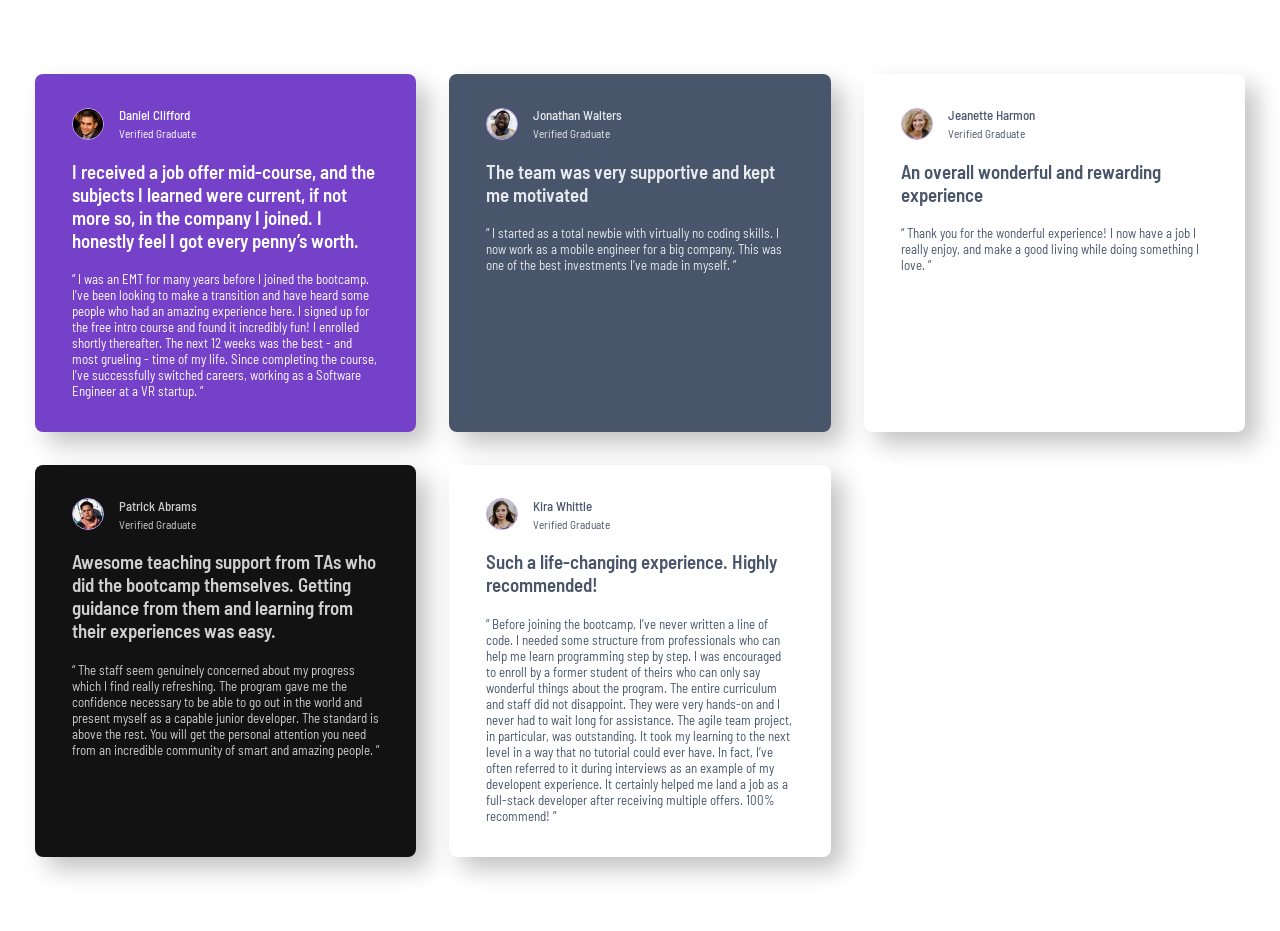
<file: index.html>
<!DOCTYPE html>
<html lang="en">
<head>
  <meta charset="UTF-8">
  <meta name="viewport" content="width=device-width, initial-scale=1.0"> <!-- displays site properly based on user's device -->

  <link rel="preconnect" href="https://fonts.googleapis.com">
  <link rel="preconnect" href="https://fonts.gstatic.com" crossorigin>
  <link href="https://fonts.googleapis.com/css2?family=Barlow+Semi+Condensed:ital,wght@0,100;0,200;0,300;0,400;0,500;0,600;0,700;0,800;0,900;1,100;1,200;1,300;1,400;1,500;1,600;1,700;1,800;1,900&display=swap" rel="stylesheet">
  <link rel="icon" type="image/png" sizes="32x32" href="./images/favicon-32x32.png">
  <link rel="stylesheet" href="styles.css">
  
  <title>Frontend Mentor | Testimonial Grid Section</title>

</head>
  <body>
    <main>
      <div class="grid-container">
    
        <div class="container grid-container-1">
          <!-- this is purely decorative so no alt attribute for it but is recommended to have
           an empty alt attribute   -->
          <img class="quotation" alt="" src="./images/bg-pattern-quotation.svg">
          <div class="icon-title">
            <img class="image img-border" src="./images/image-daniel.jpg" alt="image of reviewer"/>
            <div class="info-box">
              <p class="name">Daniel Clifford</p>
              <p class="status">Verified Graduate</p>
            </div>
          </div>
    
            <p class="review-title">
              I received a job offer mid-course, and the subjects I learned were current, if not more so, 
              in the company I joined. I honestly feel I got every penny’s worth.
            </p>
    
            <p class="review-body">
              “ I was an EMT for many years before I joined the bootcamp. I’ve been looking to make a 
              transition and have heard some people who had an amazing experience here. I signed up 
              for the free intro course and found it incredibly fun! I enrolled shortly thereafter. 
              The next 12 weeks was the best - and most grueling - time of my life. Since completing 
              the course, I’ve successfully switched careers, working as a Software Engineer at a VR startup. ”        
            </p>
    
        </div>
        <div class="container grid-container-2">  
          <div class="icon-title">
            <img class="image img-border" src="./images/image-jonathan.jpg" alt="image of reviewer"/>
            <div class="info-box">
              <p class="name">Jonathan Walters</p>
              <p class="status">Verified Graduate</p>
            </div>
          </div>
    
            <p class="review-title">
              The team was very supportive and kept me motivated
            </p>
            
            <p class="review-body">
              “ I started as a total newbie with virtually no coding skills. I now work as a mobile engineer 
              for a big company. This was one of the best investments I’ve made in myself. ”        
            </p>
            
        </div>
        <div class="container grid-container-3">
          <div class="icon-title">
            <img class="image img-border" src="./images/image-jeanette.jpg" alt="image of reviewer"/>
            <div class="info-box">
              <p class="name">Jeanette Harmon</p>
              <p class="status">Verified Graduate</p>
            </div>
          </div>
    
            <p class="review-title">
              An overall wonderful and rewarding experience
            </p>
            
            <p class="review-body">
              “ Thank you for the wonderful experience! I now have a job I really enjoy, and make a good living 
              while doing something I love. ”    
            </p>
      
        </div>
        <div class="container grid-container-4">
          <div class="icon-title">
            <img class=" image img-border" src="./images/image-patrick.jpg" alt="image of reviewer"/>
            <div class="info-box">
              <p class="name">Patrick Abrams</p>
              <p class="status">Verified Graduate</p>
            </div>
          </div>
    
            <p class="review-title">
              Awesome teaching support from TAs who did the bootcamp themselves. Getting guidance from them and 
              learning from their experiences was easy.
            </p>
            
            <p class="review-body">
              “ The staff seem genuinely concerned about my progress which I find really refreshing. The program 
              gave me the confidence necessary to be able to go out in the world and present myself as a capable 
              junior developer. The standard is above the rest. You will get the personal attention you need from 
              an incredible community of smart and amazing people. ”
            </p>
    
        </div>
        <div class="container grid-container-5">
    
    
    
    
          <div class="icon-title">
            <img class="image img-border" src="./images/image-kira.jpg" alt="image of reviewer"/>
            <div class="info-box">
              <p class="name">Kira Whittle</p>
              <p class="status">Verified Graduate</p>
            </div>
          </div>
    
            <p class="review-title">
              Such a life-changing experience. Highly recommended!
            </p>
            
            <p class="review-body">
              “ Before joining the bootcamp, I’ve never written a line of code. I needed some structure from 
              professionals who can help me learn programming step by step. I was encouraged to enroll by a former 
              student of theirs who can only say wonderful things about the program. The entire curriculum and staff 
              did not disappoint. They were very hands-on and I never had to wait long for assistance. The agile team 
              project, in particular, was outstanding. It took my learning to the next level in a way that no tutorial 
              could ever have. In fact, I’ve often referred to it during interviews as an example of my developent 
              experience. It certainly helped me land a job as a full-stack developer after receiving multiple offers. 
              100% recommend! ”
            </p>
        </div>
      </div>
    </main>
  </body>
</html>
</file>
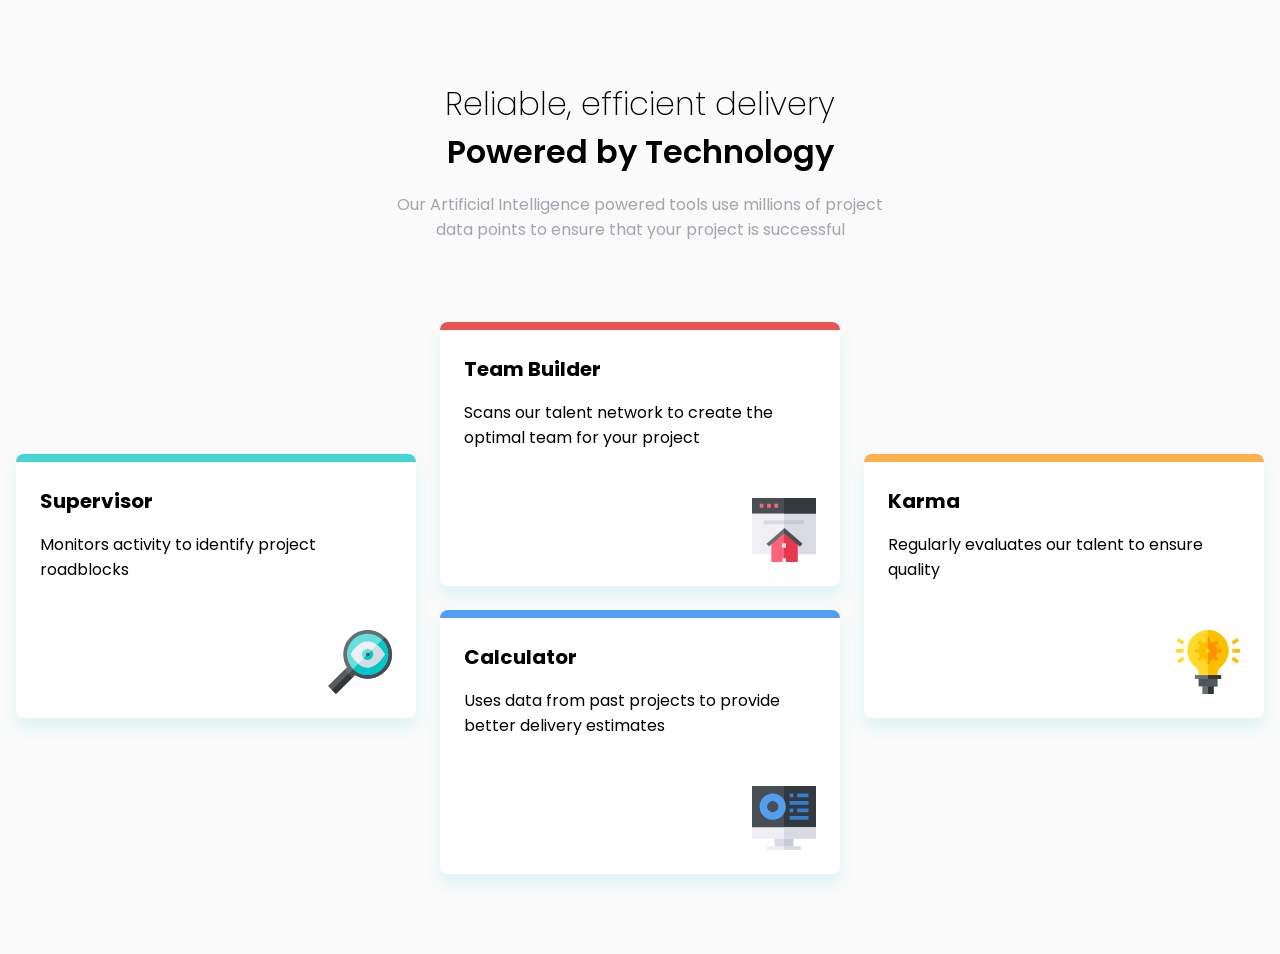
<file: four-card-feature-section/index.html>
<!DOCTYPE html>
<html lang="en">

<head>
  <meta charset="UTF-8">
  <meta name="viewport" content="width=device-width, initial-scale=1.0">
  <!-- displays site properly based on user's device -->

  <link rel="icon" type="image/png" sizes="32x32" href="./images/favicon-32x32.png">
  <link rel="stylesheet" href="styles.css">
  <link rel="preconnect" href="https://fonts.googleapis.com">
  <link rel="preconnect" href="https://fonts.gstatic.com" crossorigin>
  <link
    href="https://fonts.googleapis.com/css2?family=Poppins:ital,wght@0,100;0,200;0,300;0,400;0,500;0,600;0,700;0,800;0,900;1,100;1,200;1,300;1,400;1,500;1,600;1,700;1,800;1,900&display=swap"
    rel="stylesheet">

  <title>Frontend Mentor | Four card feature section</title>
</head>

<body>
  <main>
    <div class="desc">
      <h1 class="light">Reliable, efficient delivery</h1>
      <h1 class="dark">Powered by Technology</h1>

      <p class="text">Our Artificial Intelligence powered tools use millions of project data points
        to ensure that your project is successful</p>
    </div>

    <div class="content">
      <div class="card">
        <h2 class="title">Supervisor</h2>
        <p class="para">Monitors activity to identify project roadblocks</p>
        <img src="images/icon-supervisor.svg" />
      </div>

      <div class="card">
        <h2 class="title">Team Builder</h2>
        <p class="para">Scans our talent network to create the optimal team for your project</p>
        <img src="images/icon-team-builder.svg" />
      </div>

      <div class="card">
        <h2 class="title">Karma</h2>
        <p class="para">Regularly evaluates our talent to ensure quality</p>
        <img src="images/icon-karma.svg" />
      </div>

      <div class="card">
        <h2 class="title">Calculator</h2>
        <p class="para">Uses data from past projects to provide better delivery estimates</p>
        <img src="images/icon-calculator.svg" />
      </div>
    </div>

  </main>
</body>

</html>
</file>
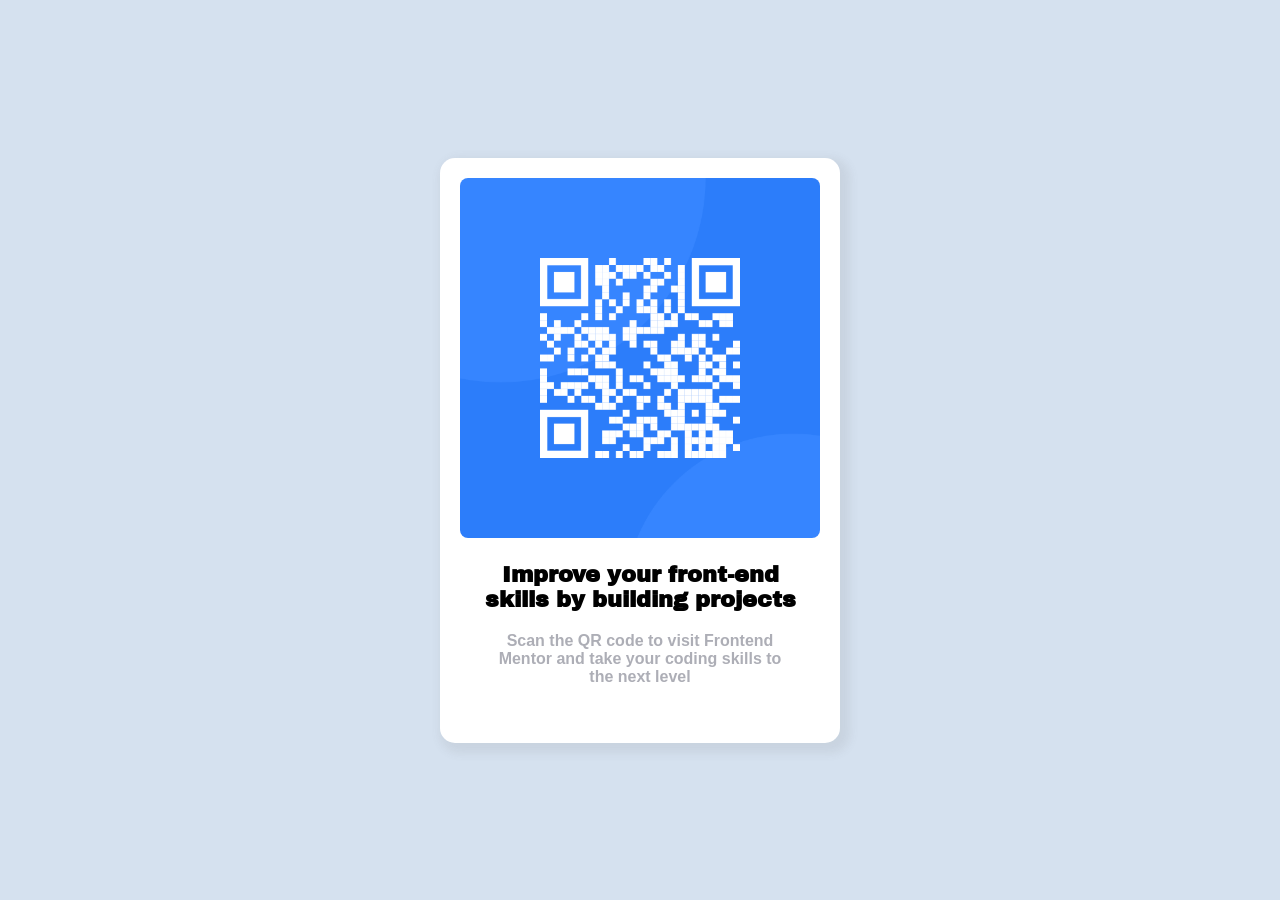
<file: qr-code-component/index.html>
<!DOCTYPE html>
<html lang="en">

<head>
  <meta charset="UTF-8">
  <meta name="viewport" content="width=device-width, initial-scale=1.0">
  <!-- displays site properly based on user's device -->

  <link rel="icon" type="image/png" sizes="32x32" href="./images/favicon-32x32.png">
  <link rel="stylesheet" href="./styles.css">
  <title>Frontend Mentor | QR code component</title>
  <link rel="preconnect" href="https://fonts.googleapis.com">
  <link rel="preconnect" href="https://fonts.gstatic.com" crossorigin>
  <link
    href="https://fonts.googleapis.com/css2?family=Archivo+Black&family=Bevan&family=Days+One&family=Lilita+One&display=swap"
    rel="stylesheet">

  <!-- Feel free to remove these styles or customise in your own stylesheet 👍 -->
  <!-- <style>
    .attribution {
      font-size: 11px;
      text-align: center;
    }

    .attribution a {
      color: hsl(228, 45%, 44%);
    }
  </style> -->
</head>

<body>
  <div class="container">
    <div class="box">
      <img src="./images/image-qr-code.png" class="qr">
      <h2>Improve your front-end skills by building projects</h2>
      <p>Scan the QR code to visit Frontend Mentor and take your coding skills to the next level</p>
    </div>
  </div>
  <!-- <div class="attribution">
  Challenge by <a href="https://www.frontendmentor.io?ref=challenge" target="_blank">Frontend Mentor</a>.
  Coded by <a href="#">Saeed Bin Mizan</a>.
  </div> -->
</body>

</html>
</file>
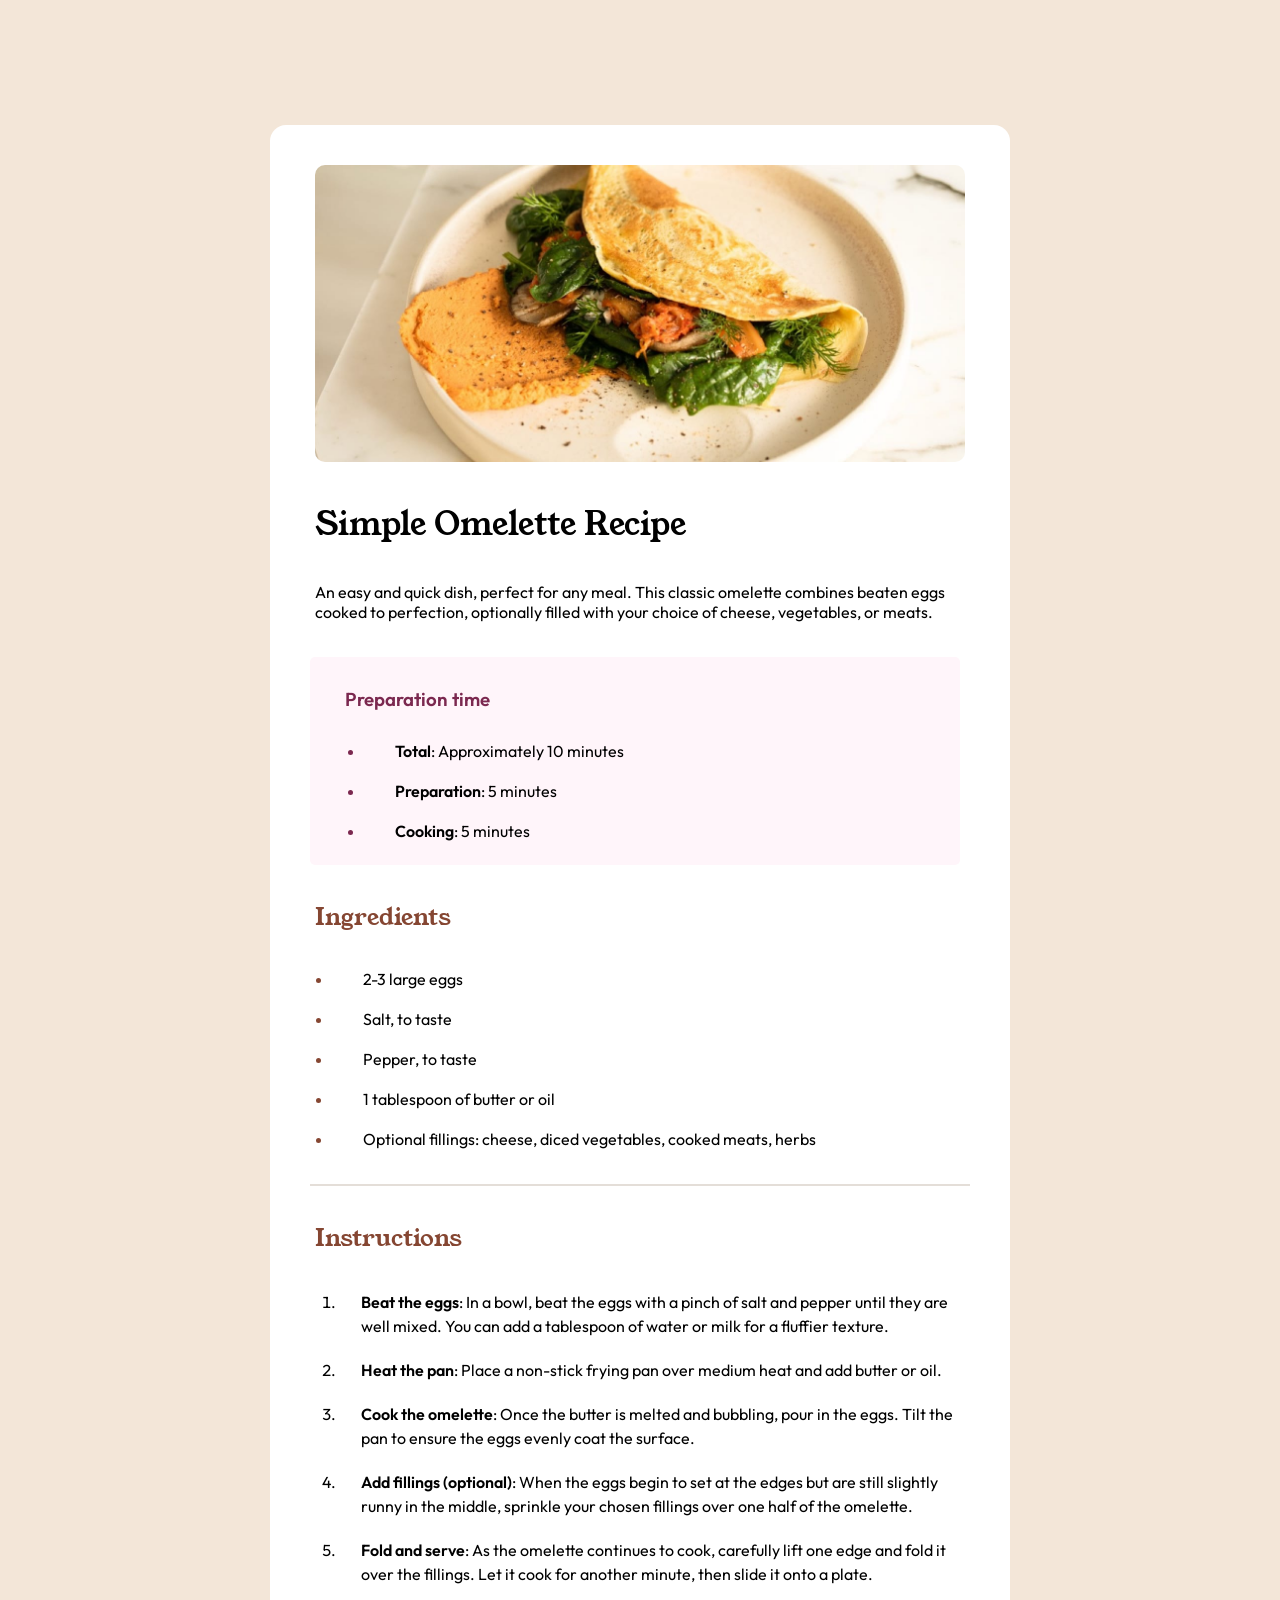
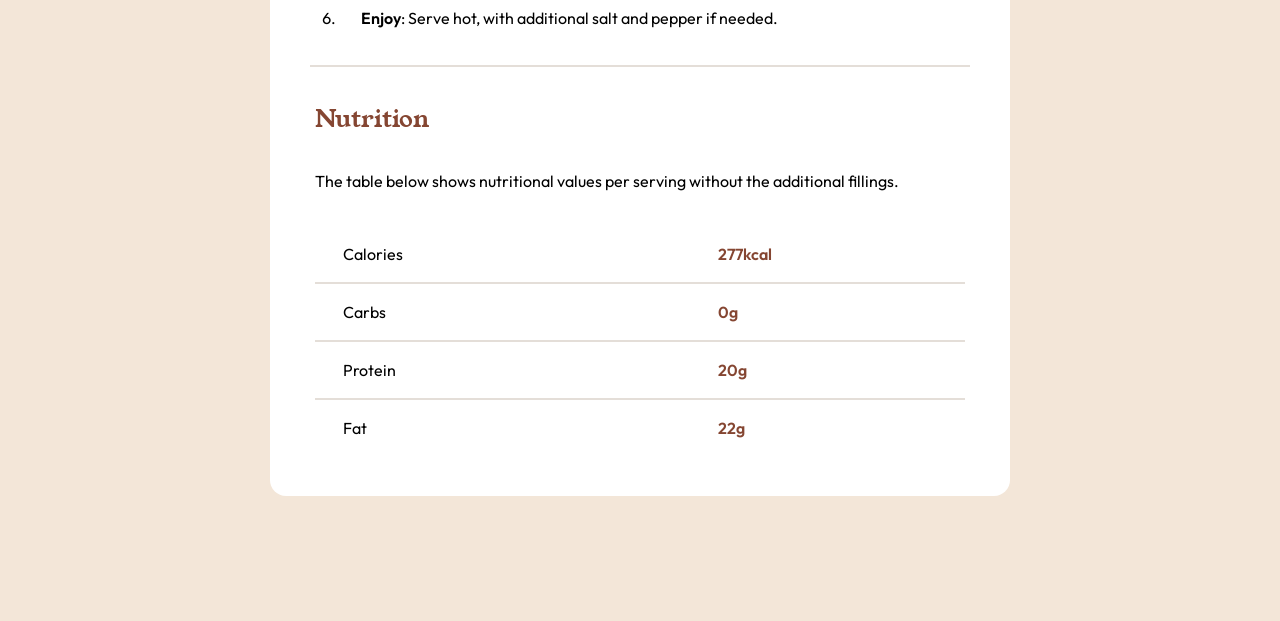
<file: recipe-page/index.html>
<!DOCTYPE html>
<html lang="en">

<head>
  <meta charset="UTF-8">
  <meta name="viewport" content="width=device-width, initial-scale=1.0">
  <!-- <meta name="viewport" content="width=device-width, initial-scale=1, minimum-scale=1" /> -->
  <!-- displays site properly based on user's device -->

  <link rel="icon" type="image/png" sizes="32x32" href="./assets/images/favicon-32x32.png">
  <link rel="stylesheet" href="styles.css" />
  <link rel="preconnect" href="https://fonts.googleapis.com">
  <link rel="preconnect" href="https://fonts.gstatic.com" crossorigin>
  <link href="https://fonts.googleapis.com/css2?family=Outfit:wght@100..900&family=Young+Serif&display=swap"
    rel="stylesheet">

  <title>Frontend Mentor | Recipe page</title>

</head>

<body>

    <div class="container">
      <div class="recipe_img">
        <img src="assets/images/image-omelette.jpeg" alt="omelette" />
      </div>
      <div class="recipe_intro">
        <h1>Simple Omelette Recipe</h1>

        <p>An easy and quick dish, perfect for any meal. This classic omelette combines beaten eggs cooked
          to perfection, optionally filled with your choice of cheese, vegetables, or meats.</p>
      </div>
      <div class="prep_time">
        <h3>Preparation time</h3>
        <ul>
          <li><span>Total</span>: Approximately 10 minutes</li>
          <li><span>Preparation</span>: 5 minutes</li>
          <li><span>Cooking</span>: 5 minutes</li>
        </ul>
      </div>
      <div class="ingredients">
        <h2>Ingredients</h2>
        <ul>
        <li>2-3 large eggs</li>
        <li>Salt, to taste</li>
        <li>Pepper, to taste</li>
        <li>1 tablespoon of butter or oil</li>
        <li>Optional fillings: cheese, diced vegetables, cooked meats, herbs</li>
      </ul>
      </div>
      <hr>
      <div class="instructions">
        <h2>Instructions</h2>
        <ol>
          <li><span>Beat the eggs</span>: In a bowl, beat the eggs with a pinch of salt and pepper until they are well mixed.
            You can add a tablespoon of water or milk for a fluffier texture.</li>
          <li><span>Heat the pan</span>: Place a non-stick frying pan over medium heat and add butter or oil.</li>
          <li><span>Cook the omelette</span>: Once the butter is melted and bubbling, pour in the eggs. Tilt the pan to ensure
            the eggs evenly coat the surface.</li>
          <li><span>Add fillings (optional)</span>: When the eggs begin to set at the edges but are still slightly runny in the
            middle, sprinkle your chosen fillings over one half of the omelette.</li>
          <li><span>Fold and serve</span>: As the omelette continues to cook, carefully lift one edge and fold it over the
            fillings. Let it cook for another minute, then slide it onto a plate.</li>
          <li><span>Enjoy</span>: Serve hot, with additional salt and pepper if needed.</li>
        </ol>
      </div>
      <hr>
      <div class="nutrition">
        <h2>Nutrition</h2>

        <p class="desc">The table below shows nutritional values per serving without the additional fillings.</p>

        <!-- every <tr> represents a row and <td> represents the column in that row -->
        <!-- creating a table to store nutrition data -->
        <table>
          <!-- table row -->
          <tr>
            <!-- data in that row -->
            <td class="name">Calories</td>
            <td class="value">277kcal</td>
          </tr>
          <tr>
            <td class="name">Carbs</td>
            <td class="value">0g</td>
          </tr>
          <tr>
            <td class="name">Protein</td>
            <td class="value">20g</td>
          </tr>
          <tr class="last-row">
            <td class="name">Fat</td>
            <td class="value">22g</td>
          </tr>
        </table>
      </div>
    </div>


</body>

</html>
</file>
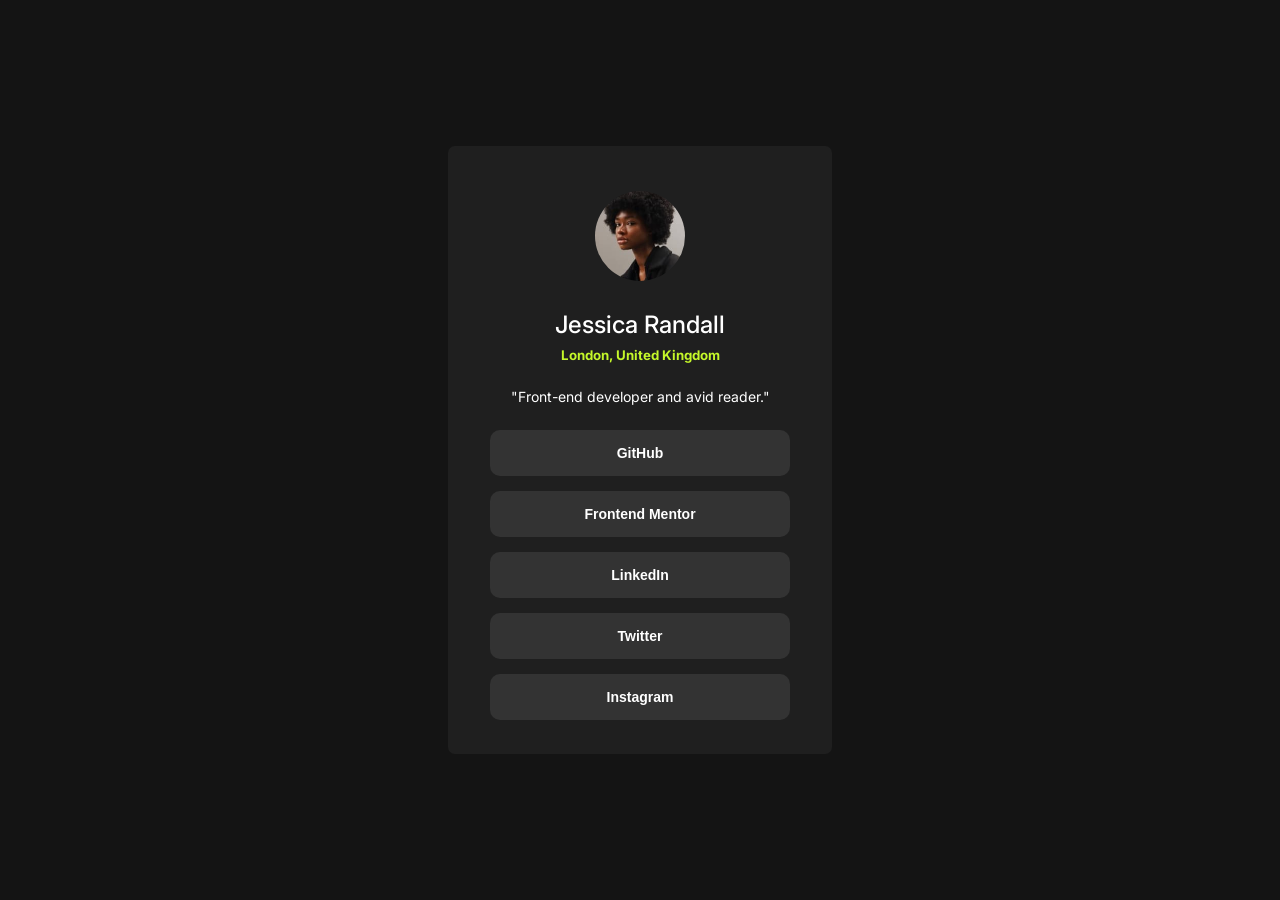
<file: social-links-profile/index.html>
<!DOCTYPE html>
<html lang="en">

<head>
  <meta charset="UTF-8">
  <meta name="viewport" content="width=device-width, initial-scale=1.0">
  <!-- displays site properly based on user's device -->

  <link rel="icon" type="image/png" sizes="32x32" href="./assets/images/favicon-32x32.png">
  <link rel="preconnect" href="https://fonts.googleapis.com">
  <link rel="preconnect" href="https://fonts.gstatic.com" crossorigin>
  <link href="https://fonts.googleapis.com/css2?family=Inter:wght@100..900&display=swap" rel="stylesheet">
  <link rel="stylesheet" href="styles.css" />

  <title>Frontend Mentor | Social links profile</title>

</head>

<body>
  <!-- <main> for SEO and accessibility -->
  <main> 
    <div class="container">
      <div class="profile">
        <img src="assets/images/avatar-jessica.jpeg" alt="avatar-jessica" />
      </div>
      <div class="content">
        <h2>Jessica Randall<h2>
        <h5>London, United Kingdom</h5>
          <p class="quote">"Front-end developer and avid reader."</p>

          <button>GitHub</button>
          <button>Frontend Mentor</button>
          <button>LinkedIn</button>
          <button>Twitter</button>
          <button>Instagram</button>

      </div>
    </div>
  </main>
</body>

</html>
</file>
<file: styles.css>
*, ::after, ::before {
  padding: 0;
  margin: 0;
  box-sizing: border-box;
}

html {
  font-size: 13px;
  font-family: "Barlow Semi Condensed", "Times New Roman", Times, serif;
}

body {
  min-height: 100vh;
  display: flex;
  flex-direction: column;
  justify-content: center;
  align-items: center;
  margin: 0;
  padding: 5.7rem 2.7rem;
  background-color: hsl(0, 0%, 100%);
}

.grid-container {
  display: grid;
  grid-template-columns: repeat(auto-fit, minmax(300px, 1fr));
  grid-gap: 2.54rem;
}
.grid-container .icon-title {
  display: flex;
  align-items: center;
  gap: 1.15rem;
  margin-bottom: 1.5rem;
}
.grid-container .icon-title .info-box {
  display: flex;
  flex-direction: column;
  gap: 0.3rem;
}
.grid-container .icon-title .info-box .name {
  font-weight: 500;
}
.grid-container .icon-title .info-box .status {
  font-size: 0.875rem;
}
.grid-container .review-title {
  font-weight: 600;
  margin-bottom: 1.5rem;
  font-size: 1.45rem;
}
.grid-container .container {
  padding: 2.54rem 2.85rem 2.54rem 2.85rem;
  border-radius: 8px;
  box-shadow: 12px 12px 24px rgba(0, 0, 0, 0.24);
}
.grid-container .grid-container-1 {
  position: relative;
  color: white;
  background-color: hsl(263, 55%, 52%);
  z-index: 1;
}
.grid-container .grid-container-1 .quotation {
  display: none;
  position: absolute;
  z-index: -99999;
  width: 20.4%;
  top: 0;
  right: 14%;
}
.grid-container .grid-container-2 {
  background-color: hsl(217, 19%, 35%);
  color: hsl(214, 17%, 92%);
}
.grid-container .grid-container-3 {
  background-color: white;
  color: hsl(217, 19%, 35%);
}
.grid-container .grid-container-4 {
  background-color: hsl(0, 0%, 7%);
  color: hsl(0, 0%, 81%);
}
.grid-container .grid-container-5 {
  background-color: white;
  color: hsl(217, 19%, 35%);
}

.image {
  width: 32px;
  border-radius: 50%;
}

.img-border {
  border: 1px solid hsl(264, 82%, 80%);
}

@media screen and (min-width: 1370px) {
  /* CSS rules to be applied when the condition is TRUE */
  .grid-container {
    grid-template-columns: repeat(4, 255px);
  }
  .grid-container .grid-container-1 {
    grid-area: 1/1/2/3;
  }
  .grid-container .grid-container-1 .quotation {
    display: revert;
  }
  .grid-container .grid-container-3 {
    grid-area: 2/1/3/2;
  }
  .grid-container .grid-container-5 {
    grid-area: 1/4/3/5;
  }
  .grid-container .grid-container-4 {
    grid-area: 2/2/3/4;
  }
}

/*# sourceMappingURL=styles.css.map */
</file>
<file: four-card-feature-section/styles.css>
* {
  font-family: Poppins;
  padding: 0;
  margin: 0;
  box-sizing: border-box;
}

body {
  padding: 0rem 1rem;
  background-color: hsl(0, 0%, 98%);
}

.desc {
  text-align: center;
}
.desc .light {
  font-weight: 200;
  padding-top: 5rem;
}
.desc .dark {
  font-weight: 600;
}
.desc .text {
  color: hsl(229, 6%, 66%);
  padding-top: 1rem;
  margin-bottom: 5rem;
}

main .content {
  display: grid;
  grid-template-columns: repeat(1, 1fr);
  gap: 1.5rem;
}
main .content .card {
  background-color: white;
  box-shadow: 0px 10px 16px hsla(180, 62%, 55%, 0.15);
  padding: 1.5rem;
  border-radius: 0.5rem;
}
main .content .card:first-child {
  border-top: 0.5rem solid hsl(180, 62%, 55%);
}
main .content .card:nth-child(2) {
  border-top: 0.5rem solid hsl(0, 78%, 62%);
}
main .content .card:nth-child(3) {
  border-top: 0.5rem solid hsl(34, 97%, 64%);
}
main .content .card:last-child {
  border-top: 0.5rem solid hsl(212, 86%, 64%);
}
main .content .card h2 {
  font-size: 1.25rem;
  margin-bottom: 1rem;
}
main .content .card p {
  margin-bottom: 3rem;
}
main .content .card img {
  display: block;
  margin-left: auto;
}

@media (min-width: 768px) {
  main .text {
    max-width: 500px;
    margin: auto;
  }
  main .content {
    max-width: 1400px;
    display: flex;
    margin: auto;
    flex-wrap: wrap;
    align-items: center;
    justify-content: center;
  }
  main .content .card {
    width: 400px;
  }
  main .content .card:nth-child(odd) {
    transform: translateY(50%);
  }
  main .content:last-child {
    padding-bottom: 5rem;
  }
}

/*# sourceMappingURL=styles.css.map */
</file>
<file: qr-code-component/styles.css>
*{
    margin: 0;
    padding: 0;
}

body{
    background-color: #D5E1EF;
}

.container{
    height: 100vh;
    display: flex;
    flex-direction: column;
    align-items: center;
    justify-content: center; 
}

.box{
    background-color: white;
    text-align: center;
    width: 400px;
    height: 585px;
    border-radius: 15px;
    overflow: hidden;
    box-shadow: 5px 5px 10px 5px rgba(100, 100, 100, 0.1);
}

.qr{
    width: 90%;
    margin-top: 5%;
    border-radius: 8px;
}

.box h2{
    padding: 20px 30px;
    font-family: Archivo black; 
    font-size: 1.4rem;
}

.box p{
    padding: 0 55px; /*top right bottom left*/
    font-family: 'Segoe UI', Tahoma, Geneva, Verdana, sans-serif;
    font-weight: bold;
    color: #ADAEB6;
    font-size: 1rem;
}
</file>
<file: recipe-page/styles.css>
/* variables */
:root{
/* primary */
    --nutmeg: hsl(14, 45%, 36%);
    --dark-raspberry: hsl(332, 51%, 32%);
/* Neutral */
    --white: hsl(0, 0%, 100%);
    --rose-white: hsl(330, 100%, 98%);
    --eggshell: hsl(30, 54%, 90%);
    --light-grey: hsl(30, 18%, 87%);
    --wenge-brown: hsl(30, 10%, 34%);
    --dark-charcoal: hsl(24, 5%, 18%);
}

*{
    /* bullet point invisible due to 0 padding */
    padding: 0;
    margin: 0;
    box-sizing: border-box;
}

body{
    /* All this to target the class = "container" div inside the body */
    /* centres the class=container div element */
    /*width: 100%;*/
    display: flex;
    flex-direction: column;
    justify-content: center;
    align-items: center;
    background-color: var(--eggshell); 
    /* default font size is 16px */
}

.container{
    /* Width and margins eyeballed */
    width: 740px;
    background-color: var(--white);
    /* top, right, bottom, left */
    margin: 7.8rem 0;
    border-radius: 1rem;
    /* Targets the inner-area of the container */
    padding: 2.5rem;
}

/* Target all div elements except the one containing an image so that paddings can be introduced */
.container > div:not(:first-child){
    /* extra padding to put text within the image horizontally */
    padding: 0px 0.3125rem;
}

.container .recipe_img{
    /* targets the image inside of the class="container" div to centre the image */
    display: flex;
    flex-direction: column;
    justify-content: center; 
    align-items: center;
}

img{
    border-radius: 10px;
    margin-bottom: 2.5rem;
    width: 650px;
}


/* styling the font and text */

/* Young Serif - Weights: 400
    Outfit - Weights: 400, 600, 700  */

h1, h2{
    font-family: Young Serif, sans-serif, 'Times New Roman', Times, serif;
    font-weight: 400;
}

h2{
    color: var(--nutmeg);
}

p, ul, ol, h3{
    font-family: Outfit, 'Times New Roman', Times, serif, 'Segoe UI', Tahoma, Geneva, Verdana, sans-serif;
    font-weight: 400;
}

h3{
    font-weight: 600;
    color: var(--dark-raspberry);
}

/* introduction */
.recipe_intro{
    display: flex;
    flex-direction: column;
    /* 2.1875rem is 35px */
    gap: 2.1875rem;
    margin-bottom: 2.1875rem;
}

/* prepping time for recipe */
.prep_time{
    width: 650px;
    background-color: var(--rose-white);
    /* height: 180px; */
    border-radius: 5px;
    margin-bottom: 2.1875rem;
}

.prep_time span{
    font-weight: 600;
}

.prep_time h3{
    padding: 1.875rem;
}

.prep_time ul{
    /* top, right, bottom, left */
    padding-left: 3.125rem;
}

.prep_time li{
    /* space between each bullet-point */
    margin-bottom: 1.25rem;
    /* 30px to 1.875rem */
    padding-left: 1.875rem;
}

.prep_time li:last-child{
    padding-bottom: 1.5rem;
}

/* changes the colour of the bullet point */
.prep_time li::marker{
    color: var(--dark-raspberry);
}

/* ingredient list of recipe */
.ingredients{
    /* margin-bottom of the ingredient div element */
    margin-bottom: 2.1875rem;
    display: flex;
    flex-direction: column;
    gap: 2.1875rem;
}

.ingredients ul{
    padding-left: 1.125rem;
}

.ingredients li:not(:last-child){
    margin-bottom: 1.25rem;
}

.ingredients li::marker{
    color: var(--nutmeg);
}

/* spacing between start of text and its respective bullet point */
.ingredients li{
    padding-left: 1.875rem;
}

/* instruction set for the recipe */

.instructions{
    margin-bottom: 2.1875rem;
    display: flex;
    flex-direction: column;
    gap: 2.1875rem;
}

/* spacing between start of text and its respective number */
.instructions li{
    padding-left: 1.375rem;
    /* adjust the line spacing between lines of text */
    line-height: 1.5;
}

.instructions span{
    font-weight: 600;
}

.instructions li:not(:last-of-type){
    margin-bottom: 1.25rem;
}

/* to move the text and its respective number to the left */
.instructions ol{
    padding-left: 1.5rem;
}

/* Adding borders for Ingredients and Instructions */
hr{
    border: none;
    border-top: 2px solid var(--light-grey);
    /* 35px to 2.1875rem */
    margin-bottom: 2.1875rem;
}

/* Nutrition */

.nutrition{
   display: flex;
   flex-direction: column;
   gap: 2.1875rem;
}

table{
    font-family: Outfit, 'Times New Roman', Times, serif;
    /* below property lets me add bottom borders to table rows specifically */
    border-collapse: collapse;
    width: 100%;
}

/* targets all rows except the last */
tr:not(:last-of-type){
    border-bottom: 2px solid var(--light-grey);
}

table .name{
    padding-left: 1.75rem;
}

/* creates spacing between each table data */
td{
    padding: 18px 0;
}

/* targets the nutritional values */
table .value{
    font-weight: 600;
    color: var(--nutmeg);
}

/* adjusting for various screen sizes on mobile */
/* media query for screen sizes need to be in order? From largest to smallest */

@media only screen and (max-width: 750px){
    .container{
        width: 600px;
    }
    .prep_time{
        width: 500px;
    }
    img{
        border-radius: 10px;
        width: 500px;
    }
    *{
        /* bullet point invisible due to 0 padding */
        padding: 0;
        margin: 0;
        box-sizing: border-box;
    }
}

@media only screen and (max-width: 426px){
    .container{
        width: 425px;
        margin: 0;
        /* top, right, bottom, left */
        padding: 0 1rem 1rem 1rem;
        border-radius: 0;
    }
    body{
        background-color: var(--white);
        font-size: 0.9rem;
    }
    .prep_time{
        width: 375px;
    }
    img{
        border-radius: 0;
        width: 425px;
    }
    *{
        /* bullet point invisible due to 0 padding */
        padding: 0;
        margin: 0;
        box-sizing: border-box;
    }
}

/* 376 px to trigger it at 375px */
@media only screen and (max-width: 376px){
    .container{
        width: 375px;
        margin: 0;
        /* top, right, bottom, left */
        /* padding: 0; */
        padding: 0 1rem 1rem 1rem;
        border-radius: 0;
    }
    body{
        background-color: var(--white);
        font-size: 0.9rem;
    }
    .prep_time{
        /* targets the rose coloured box */
        width: 350px;
    }
    img{
        border-radius: 0;
        width: 375px;
    }
    *{
        /* bullet point invisible due to 0 padding */
        padding: 0;
        margin: 0;
        box-sizing: border-box;
    }
}

@media only screen and (max-width: 321px){
    .container{
        width: 320px;
        margin: 0;
        /* top, right, bottom, left */
        padding: 0 1rem 1rem 1rem;
        border-radius: 0;
    }
    body{
        background-color: var(--white);
        font-size: 0.9rem;
    }
    .prep_time{
        width: 275px;
    }
    img{
        border-radius: 0;
        width: 320px;
    }
    *{
        /* bullet point invisible due to 0 padding */
        padding: 0;
        margin: 0;
        box-sizing: border-box;
    }
}
</file>
<file: social-links-profile/styles.css>
*{
    /* The usual settings */
    padding: 0;
    margin: 0;
    box-sizing: border-box;
}

:root{
    --green: hsl(75, 94%, 57%);
    --white: hsl(0, 0%, 100%);
    --grey: hsl(0, 0%, 20%);
    --dark-grey: hsl(0, 0%, 12%);
    --off-black: hsl(0, 0%, 8%);
}

/* Weights: 400, 600, 700 */
/* Font size (paragraph): 14px */
body{
    font-family: Inter, 'Times New Roman', Times, serif;
    display: flex;
    flex-direction: column;
    justify-content: center;
    align-items: center;
    height: 100vh;
    background-color: var(--off-black);
}

.content .quote{
    /* target the sentence in double quotes */
    font-size: 14px;
    color: var(--white)
}

img{
    width: 90px;
    border-radius: 45px;
    /* top right bottom left */
    margin: 25px 0px 25px 0px;
}

/* size of container - 383*608 */
.container{
    /* center div elements with class profile and content */
    /* got the dimensions by importing onto Paint.net */
    width: 384px;
    height: 608px;
    display: flex;
    flex-direction: column;
    align-items: center;
    justify-content: center;
    background-color: var(--dark-grey);
    /* Eyeballed the border radius */
    border-radius: 7px;
}

.content{
    /* centers horziontally and vertically all of the text and buttons */
    display: flex;
    flex-direction: column;
    align-items: center;
    justify-content: center;
}

/* author's name */
.content h2{
    color: var(--white);
    font-weight: 500;
    margin-bottom: 4px;
}

/* location */
.content h5{
    color: var(--green);
    margin-bottom: 25px;
}

.quote{
    margin-bottom: 25px;
}

/* styling the buttons */
button{
    background-color: var(--grey);
    color: var(--white);
    width: 300px;
    padding: 15px 0px;
    border-radius: 10px;
    margin-bottom: 15px;
    border: none;
    font-weight: 600;
    font-size: 14px;
}

button:hover{
    background-color: var(--green);
    cursor: pointer;
    color: var(--off-black);
}

/* media queries for mobile devices */
@media screen and (max-width: 375px){
    .container{
        width: 350px;
    }
}

@media screen and (max-width: 320px){
    .container{
        width: 300px;
    }
    button{
        width: 275px;
    }
}
</file>
